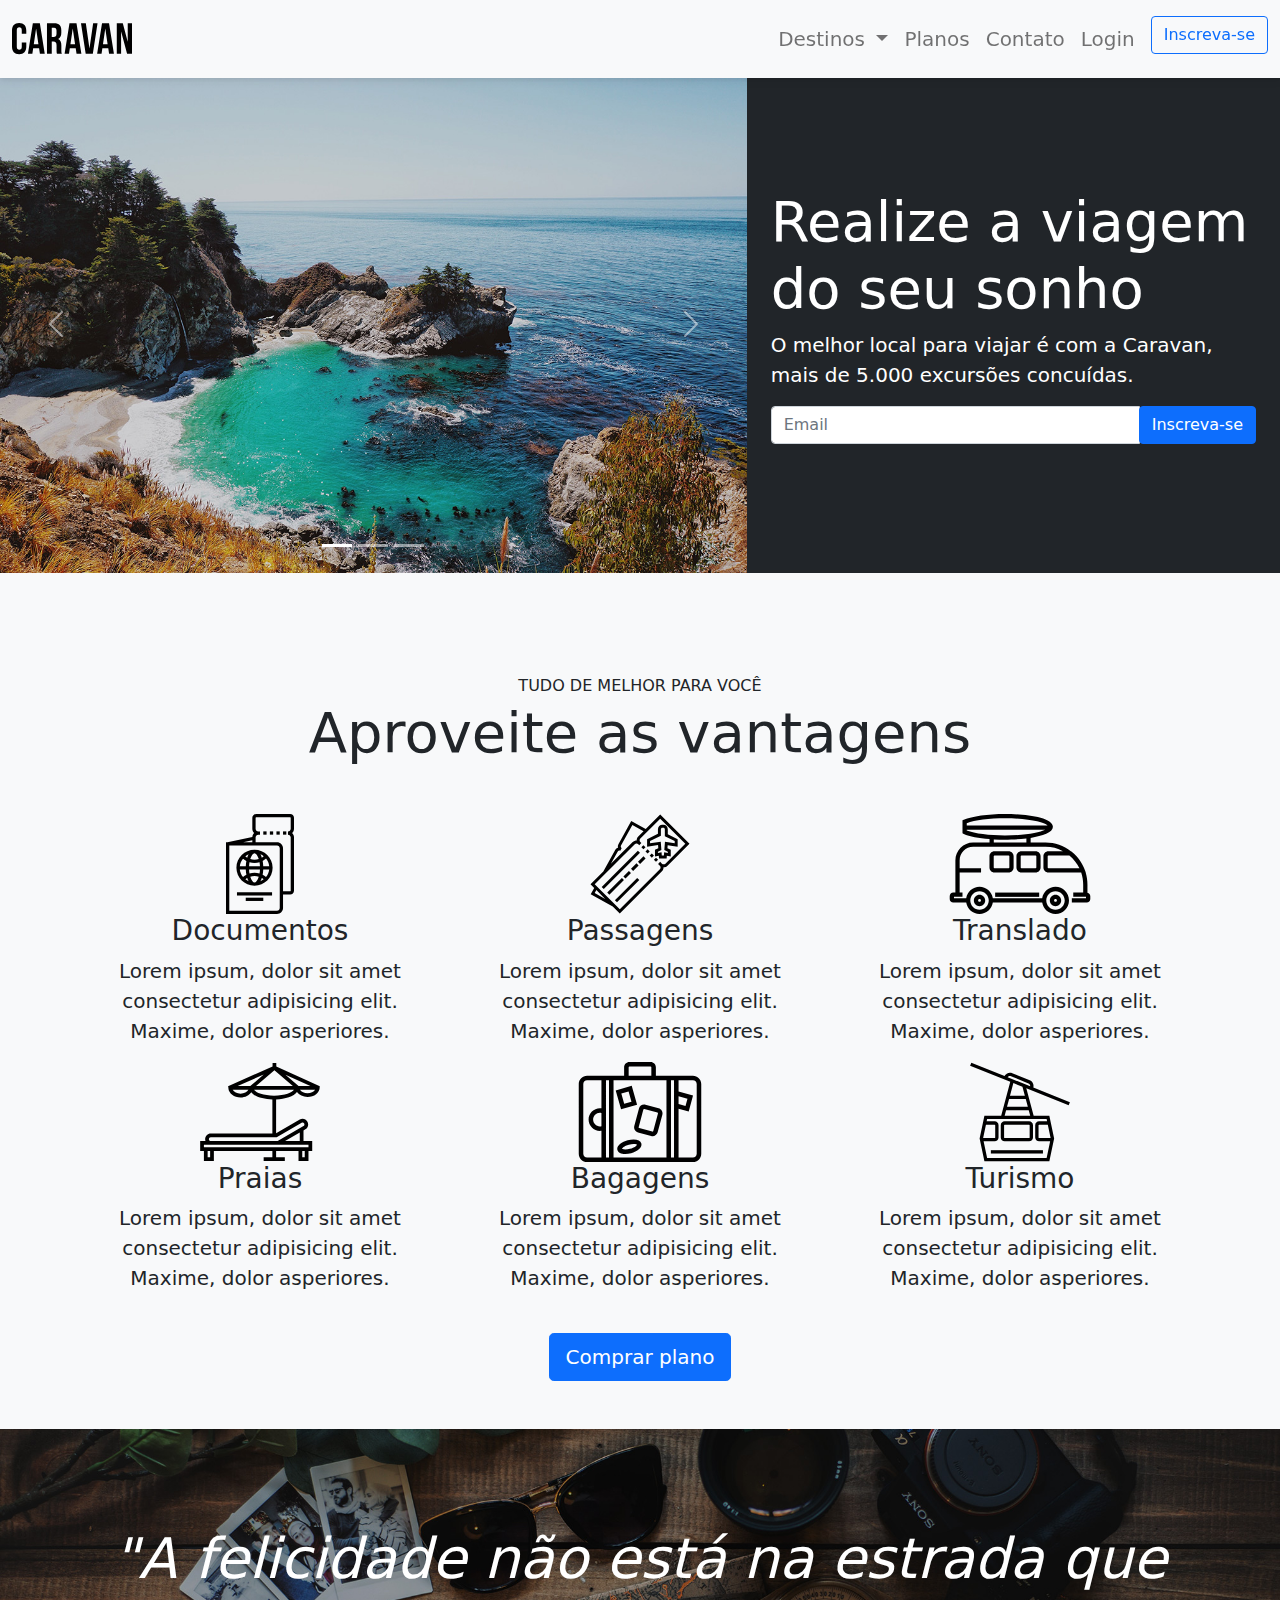
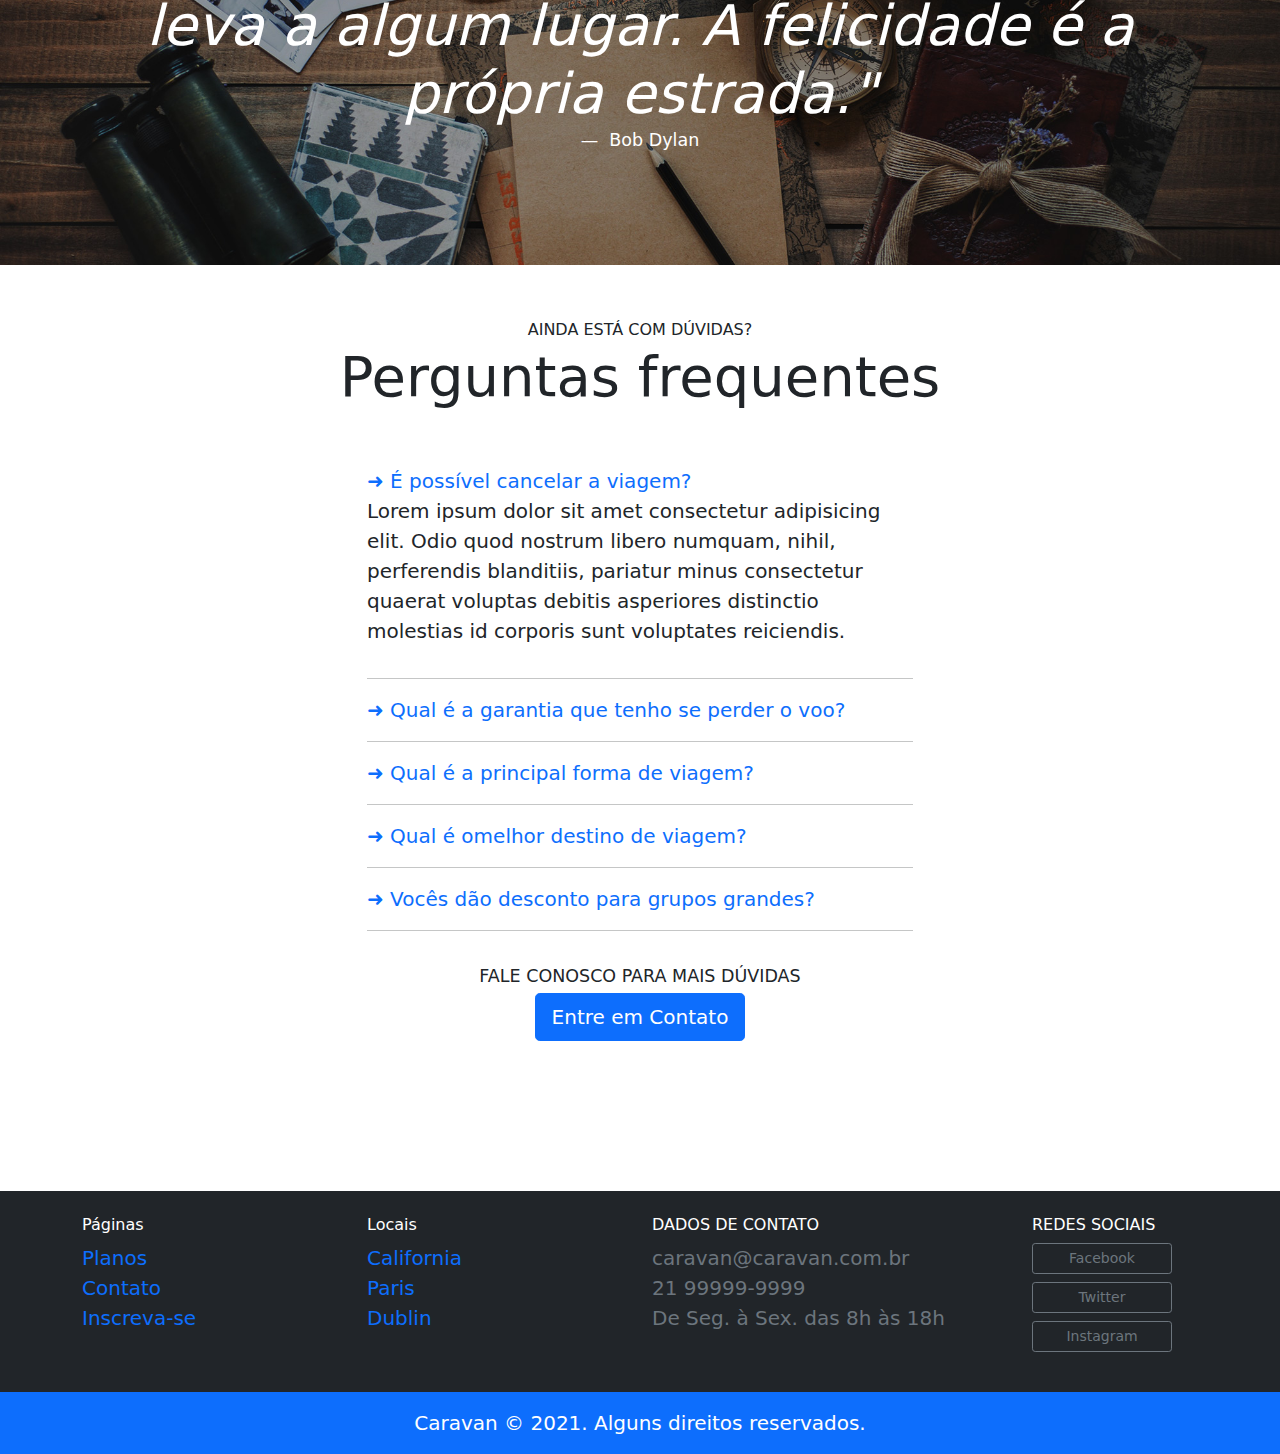
<file: index.html>
<!DOCTYPE html>
<html lang="en">
<head>
  <meta charset="UTF-8">
  <meta http-equiv="X-UA-Compatible" content="IE=edge">
  <meta name="viewport" content="width=device-width, initial-scale=1.0">
  <title>Caravan</title>
  <link rel="stylesheet" href="css/bootstrap.css">
  <!-- <link href="https://cdn.jsdelivr.net/npm/bootstrap@5.1.0/dist/css/bootstrap.min.css" rel="stylesheet" integrity="sha384-KyZXEAg3QhqLMpG8r+8fhAXLRk2vvoC2f3B09zVXn8CA5QIVfZOJ3BCsw2P0p/We" crossorigin="anonymous"> -->
  <link rel="stylesheet" href="css/styles.css">
</head>
<body>

  <!-- Modal -->
  <div class="modal fade" id="modalLogin" tabindex="-1" aria-labelledby="modalLoginLabel" aria-hidden="true">
    <div class="modal-dialog">
      <div class="modal-content">
        <div class="modal-header">
          <h5 class="modal-title" id="modalLoginLabel">Entre na sua conta</h5>
          <button type="button" class="btn-close" data-bs-dismiss="modal" aria-label="Close"></button>
        </div>
        <div class="modal-body">
          <form>
            <div class="mb-3">
              <label for="email" class="col-form-label">Email</label>
              <input type="email" class="form-control" id="email">
            </div>
            <div class="mb-3">
              <label for="password" class="col-form-label">Senha</label>
              <input type="password" class="form-control" id="password"></input>
              <div class="form-text">Esqueceu a senha? <a href="#">Clique aqui.</a></div>
            </div>
            <button type="submit" class="btn btn-primary">Entrar na Conta</button>
          </form>
        </div>
      </div>
    </div>
  </div>
  <!-- Fecha Modal -->
  <nav class="navbar navbar-expand-md navbar-light bg-light fixed-top py-3 box-shadow">
    <div class="container-fluid">
      <a class="navbar-brand" href="index.html">
        <img src="img/caravan.svg" alt="Caravan" />
      </a>
  
      <button class="navbar-toggler" type="button" data-bs-toggle="collapse" data-bs-target="#navbarSupportedContent" aria-controls="navbarSupportedContent" aria-expanded="false" aria-label="Toggle navigation">
        <span class="navbar-toggler-icon"></span>
      </button>
  
      <div class="collapse navbar-collapse" id="navbarSupportedContent">
        <ul class="navbar-nav ms-auto">
          <li class="nav-item dropdown">
            <a class="nav-link dropdown-toggle" href="#" id="navbarDropdown" role="button" data-bs-toggle="dropdown" aria-expanded="false">
              Destinos
            </a>
            <ul class="dropdown-menu" aria-labelledby="navbarDropdown">
              <li><a class="dropdown-item" href="local.html">California</a></li>
              <li><a class="dropdown-item" href="local.html">Paris</a></li>
              <li><a class="dropdown-item" href="local.html">Dublin</a></li>
            </ul>
          </li>
          <li class="nav-item">
            <a class="nav-link" href="planos.html">Planos</a>
          </li>
          <li class="nav-item">
            <a class="nav-link" href="contato.html">Contato</a>
          </li>
          <li class="nav-item">
            <a
              class="nav-link"
              href="#"
              data-bs-toggle="modal" data-bs-target="#modalLogin" data-bs-whatever="@mdo"
            >
              Login
            </a>
          </li>
          <li class="nav-item">
            <a class="btn btn-outline-primary ms-md-2" href="inscricao.html">Inscreva-se</a>
          </li>
        </ul>
      </div>
    </div>
  </nav>
  <section class="container-fluid">
    <div class="row bg-dark text-white">
      <div class="col-lg-7 p-0">
        <div id="carouselExampleIndicators" class="carousel slide" data-bs-ride="carousel">
          <div class="carousel-indicators">
            <button type="button" data-bs-target="#carouselExampleIndicators" data-bs-slide-to="0" class="active" aria-current="true" aria-label="Slide 1"></button>
            <button type="button" data-bs-target="#carouselExampleIndicators" data-bs-slide-to="1" aria-label="Slide 2"></button>
            <button type="button" data-bs-target="#carouselExampleIndicators" data-bs-slide-to="2" aria-label="Slide 3"></button>
          </div>
          <div class="carousel-inner">
            <div class="carousel-item active">
              <img src="img/california.jpg" class="d-block w-100" alt="California">
            </div>
            <div class="carousel-item">
              <img src="img/paris.jpg" class="d-block w-100" alt="Paris">
            </div>
            <div class="carousel-item">
              <img src="img/dublin.jpg" class="d-block w-100" alt="Dublin">
            </div>
          </div>
          <button class="carousel-control-prev" type="button" data-bs-target="#carouselExampleIndicators" data-bs-slide="prev">
            <span class="carousel-control-prev-icon" aria-hidden="true"></span>
            <span class="visually-hidden">Previous</span>
          </button>
          <button class="carousel-control-next" type="button" data-bs-target="#carouselExampleIndicators" data-bs-slide="next">
            <span class="carousel-control-next-icon" aria-hidden="true"></span>
            <span class="visually-hidden">Next</span>
          </button>
        </div>
      </div>
      <!-- <div class="col-lg-7 p-0">
        <div id="carouselExampleIndicators" class="carousel slide" data-ride="carousel">
          <ol class="carousel-indicators">
            <li data-target="#carouselExampleIndicators" data-slide-to="0" class="active"></li>
            <li data-target="#carouselExampleIndicators" data-slide-to="1"></li>
            <li data-target="#carouselExampleIndicators" data-slide-to="2"></li>
          </ol>
          <div class="carousel-inner">
            <div class="carousel-item active">
              <img src="img/california.jpg" class="d-block w-100" alt="...">
              <div class="carousel-caption d-none d-md-block">
                <h3 class="display-5">Califórnia</h3>
              </div>
            </div>
            <div class="carousel-item">
              <img src="img/dublin.jpg" class="d-block w-100" alt="...">
              <div class="carousel-caption d-none d-md-block">
                <h3 class="display-5">Dublin</h3>
              </div>
            </div>
            <div class="carousel-item">
              <img src="img/paris.jpg" class="d-block w-100" alt="...">
              <div class="carousel-caption d-none d-md-block">
                <h3 class="display-5">Paris</h3>
              </div>
            </div>
          </div>
          <a class="carousel-control-prev" href="#carouselExampleIndicators" role="button" data-slide="prev">
            <span class="carousel-control-prev-icon" aria-hidden="true"></span>
            <span class="sr-only">Anterior</span>
          </a>
          <a class="carousel-control-next" href="#carouselExampleIndicators" role="button" data-slide="next">
            <span class="sr-only">Próximo</span>
            <span class="carousel-control-next-icon" aria-hidden="true"></span>
          </a>
        </div>
      </div> -->



      <div class="col-lg-5 p-4 align-self-center">
        <h1 class="display-4">Realize a viagem do seu sonho</h1>
        <p class="lead">O melhor local para viajar é com a Caravan, mais de 5.000 excursões concuídas.</p>
        <form action="">
          <div class="input-group mb-3">
            <input type="text" class="form-control" placeholder="Email" aria-label="Email" aria-describedby="button-addon2">
            <div class="input-group-append">
              <button class="btn btn-primary" type="button" id="button-addon2">Inscreva-se</button>
            </div>
          </div>
        </form>
      </div>
    </div>
  </section>

  <section class="py-5 bg-light text-center">
    <div class="container">
      <div class="my-5">
        <span class="h6">TUDO DE MELHOR PARA VOCÊ</span>
        <h2 class="display-4">Aproveite as vantagens</h2>
      </div>
      <div class="row">
        <div class="col-xl-4 col-md-6">
          <div class="d-flex justify-content-center">
            <img class="icone" src="/img/icones/passaporte.svg" alt="Passaporte">
          </div>
          <h3>Documentos</h3>
          <p>Lorem ipsum, dolor sit amet consectetur adipisicing elit. Maxime, dolor asperiores.</p>
        </div>

        <div class="col-xl-4 col-md-6">
          <div class="d-flex justify-content-center">
            <img class="icone" src="/img/icones/passagens.svg" alt="Passagens">
          </div>
          <h3>Passagens</h3>
          <p>Lorem ipsum, dolor sit amet consectetur adipisicing elit. Maxime, dolor asperiores.</p>
        </div>

        <div class="col-xl-4 col-md-6">
          <div class="d-flex justify-content-center">
            <img class="icone"src="/img/icones/translado.svg" alt="Translado">
          </div>
          <h3>Translado</h3>
          <p>Lorem ipsum, dolor sit amet consectetur adipisicing elit. Maxime, dolor asperiores.</p>
        </div>

        <div class="col-xl-4 col-md-6">
          <div class="d-flex justify-content-center">
            <img class="icone" src="/img/icones/praias.svg" alt="Praias">
          </div>
          <h3>Praias</h3>
          <p>Lorem ipsum, dolor sit amet consectetur adipisicing elit. Maxime, dolor asperiores.</p>
        </div>

        <div class="col-xl-4 col-md-6">
          <div class="d-flex justify-content-center">
            <img class="icone" src="/img/icones/bagagens.svg" alt="Bagagens">
          </div>
          <h3>Bagagens</h3>
          <p>Lorem ipsum, dolor sit amet consectetur adipisicing elit. Maxime, dolor asperiores.</p>
        </div>

        <div class="col-xl-4 col-md-6">
          <div class="d-flex justify-content-center">
            <img class="icone"src="/img/icones/turismo.svg" alt="Turismo">
          </div>
          <h3>Turismo</h3>
          <p>Lorem ipsum, dolor sit amet consectetur adipisicing elit. Maxime, dolor asperiores.</p>
        </div>
      </div>
      <a href="planos.html"class="btn btn-primary btn-lg mt-4">Comprar plano</a>
    </div>
  </section>

  <section id="home-quote" class="p-md-5">
    <blockquote class="blockquote text-center text-white p-md-5 p-3">
      <p class="display-4"><em>
        "A felicidade não está na estrada que leva a algum lugar. A felicidade é a própria estrada."
      </em></p>
      <footer class="blockquote-footer text-white">
        Bob Dylan
      </footer>
    </blockquote>
  </section>

  <section class="container">
    <div class="my-5 text-center">
      <span class="h6">AINDA ESTÁ COM DÚVIDAS?</span>
      <h2 class="display-4">Perguntas frequentes</h2>
    </div>
    
    <div class="row justify-content-center">
      <div class="col-md-6" id="perguntasFrequentes" data-children=".pergunta">
        <div class="pergunta py-2">
          <a class="lead" data-bs-toggle="collapse" href="#pergunta1" aria-controls="pergunta1">➜ É possível cancelar a viagem?</a>
          <div id="pergunta1" class="collapse show" data-parent="#perguntasFrequentes" role="tabpanel" aria-labelledby="pergunta1">
            <p>Lorem ipsum dolor sit amet consectetur adipisicing elit. Odio quod nostrum libero numquam, nihil, perferendis blanditiis, pariatur minus consectetur quaerat voluptas debitis asperiores distinctio molestias id corporis sunt voluptates reiciendis.</p>
          </div>
        </div>

        <hr class="dropdown-divider">
        <div class="pergunta py-2">
          <a class="lead" data-bs-toggle="collapse" href="#pergunta2" aria-controls="pergunta2">➜ Qual é a garantia que tenho se perder o voo?</a>
          <div id="pergunta2" class="collapse" data-parent="#perguntasFrequentes" role="tabpanel" aria-labelledby="pergunta2">
            <p>Lorem ipsum dolor sit amet consectetur adipisicing elit. Odio quod nostrum libero numquam, nihil, perferendis blanditiis, pariatur minus consectetur quaerat voluptas debitis asperiores distinctio molestias id corporis sunt voluptates reiciendis.</p>
          </div>
        </div>

        <hr class="dropdown-divider">
        <div class="pergunta py-2">
          <a class="lead" data-bs-toggle="collapse" href="#pergunta3" aria-controls="pergunta3">➜ Qual é a principal forma de viagem?</a>
          <div id="pergunta3" class="collapse" data-parent="#perguntasFrequentes" role="tabpanel" aria-labelledby="pergunta3">
            <p>Lorem ipsum dolor sit amet consectetur adipisicing elit. Odio quod nostrum libero numquam, nihil, perferendis blanditiis, pariatur minus consectetur quaerat voluptas debitis asperiores distinctio molestias id corporis sunt voluptates reiciendis.</p>
          </div>
        </div>

        <hr class="dropdown-divider">
        <div class="pergunta py-2">
          <a class="lead" data-bs-toggle="collapse" href="#pergunta4" aria-controls="pergunta4">➜ Qual é omelhor destino de viagem?</a>
          <div id="pergunta4" class="collapse" data-parent="#perguntasFrequentes" role="tabpanel" aria-labelledby="pergunta4">
            <p>Lorem ipsum dolor sit amet consectetur adipisicing elit. Odio quod nostrum libero numquam, nihil, perferendis blanditiis, pariatur minus consectetur quaerat voluptas debitis asperiores distinctio molestias id corporis sunt voluptates reiciendis.</p>
          </div>
        </div>

        <hr class="dropdown-divider">
        <div class="pergunta py-2">
          <a class="lead" data-bs-toggle="collapse" href="#pergunta5" aria-controls="pergunta5">➜ Vocês dão desconto para grupos grandes?</a>
          <div id="pergunta5" class="collapse" data-parent="#perguntasFrequentes" role="tabpanel" aria-labelledby="pergunta5">
            <p>Lorem ipsum dolor sit amet consectetur adipisicing elit. Odio quod nostrum libero numquam, nihil, perferendis blanditiis, pariatur minus consectetur quaerat voluptas debitis asperiores distinctio molestias id corporis sunt voluptates reiciendis.</p>
          </div>
        </div>
        <hr class="dropdown-divider">
      </div>
    </div>
    <div class="text-center my-4">
      <p class="small m-1">FALE CONOSCO PARA MAIS DÚVIDAS</p>
      <a class="btn btn-primary btn-lg" href="contato.html">Entre em Contato</a>
    </div>
  </section>

  <footer class="bg-dark text-white mt-5 footer-page">
    <div class="container py-4">
      <div class="row">
        <div class="col-md-3 col-6">
          <h4 class="h6">Páginas</h4>
          <ul class="list-unstyled">
            <li><a href="planos.html">Planos</a></li>
            <li><a href="contato.html">Contato</a></li>
            <li><a href="inscricao.html">Inscreva-se</a></li>
          </ul>
        </div>

        <div class="col-md-3 col-6">
          <h4 class="h6">Locais</h4>
          <ul class="list-unstyled">
            <li><a href="local.html">California</a></li>
            <li><a href="local.html">Paris</a></li>
            <li><a href="local.html">Dublin</a></li>
          </ul>
        </div>

        <div class="col-md-4">
          <h4 class="h6">DADOS DE CONTATO</h4>
          <ul class="list-unstyled text-secondary">
            <li>caravan@caravan.com.br</li>
            <li>21 99999-9999</li>
            <li>De Seg. à Sex. das 8h às 18h</li>
          </ul>
        </div>

        <div class="col-md-2">
          <h4 class="h6">REDES SOCIAIS</h4>
          <ul class="list-unstyled">
            <li><a href="#" class="btn btn-sm btn-outline-secondary d-block mb-2" style="max-width: 140px">Facebook</a></li>
            <li><a href="#" class="btn btn-sm btn-outline-secondary d-block mb-2" style="max-width: 140px">Twitter</a></li>
            <li><a href="#" class="btn btn-sm btn-outline-secondary d-block mb-2" style="max-width: 140px">Instagram</a></li>
          </ul>
        </div>
      </div>
    </div>
    <div class="bg-primary text-center py-3">
      <p class="mb-0">Caravan © 2021. Alguns direitos reservados.</p>
    </div>
  </footer>

  <script src="js/jquery-3.5.1.slim.min.js"></script>
  <script src="js/popper.min.js"></script>
  <script src="js/bootstrap.js"></script>
  <!-- <script src="https://cdn.jsdelivr.net/npm/@popperjs/core@2.9.3/dist/umd/popper.min.js" integrity="sha384-eMNCOe7tC1doHpGoWe/6oMVemdAVTMs2xqW4mwXrXsW0L84Iytr2wi5v2QjrP/xp" crossorigin="anonymous"></script> -->
  <!-- <script src="https://cdn.jsdelivr.net/npm/bootstrap@5.1.0/dist/js/bootstrap.min.js" integrity="sha384-cn7l7gDp0eyniUwwAZgrzD06kc/tftFf19TOAs2zVinnD/C7E91j9yyk5//jjpt/" crossorigin="anonymous"></script> -->
  <script src="js/index.js"></script>
</body>
</html>
</file>
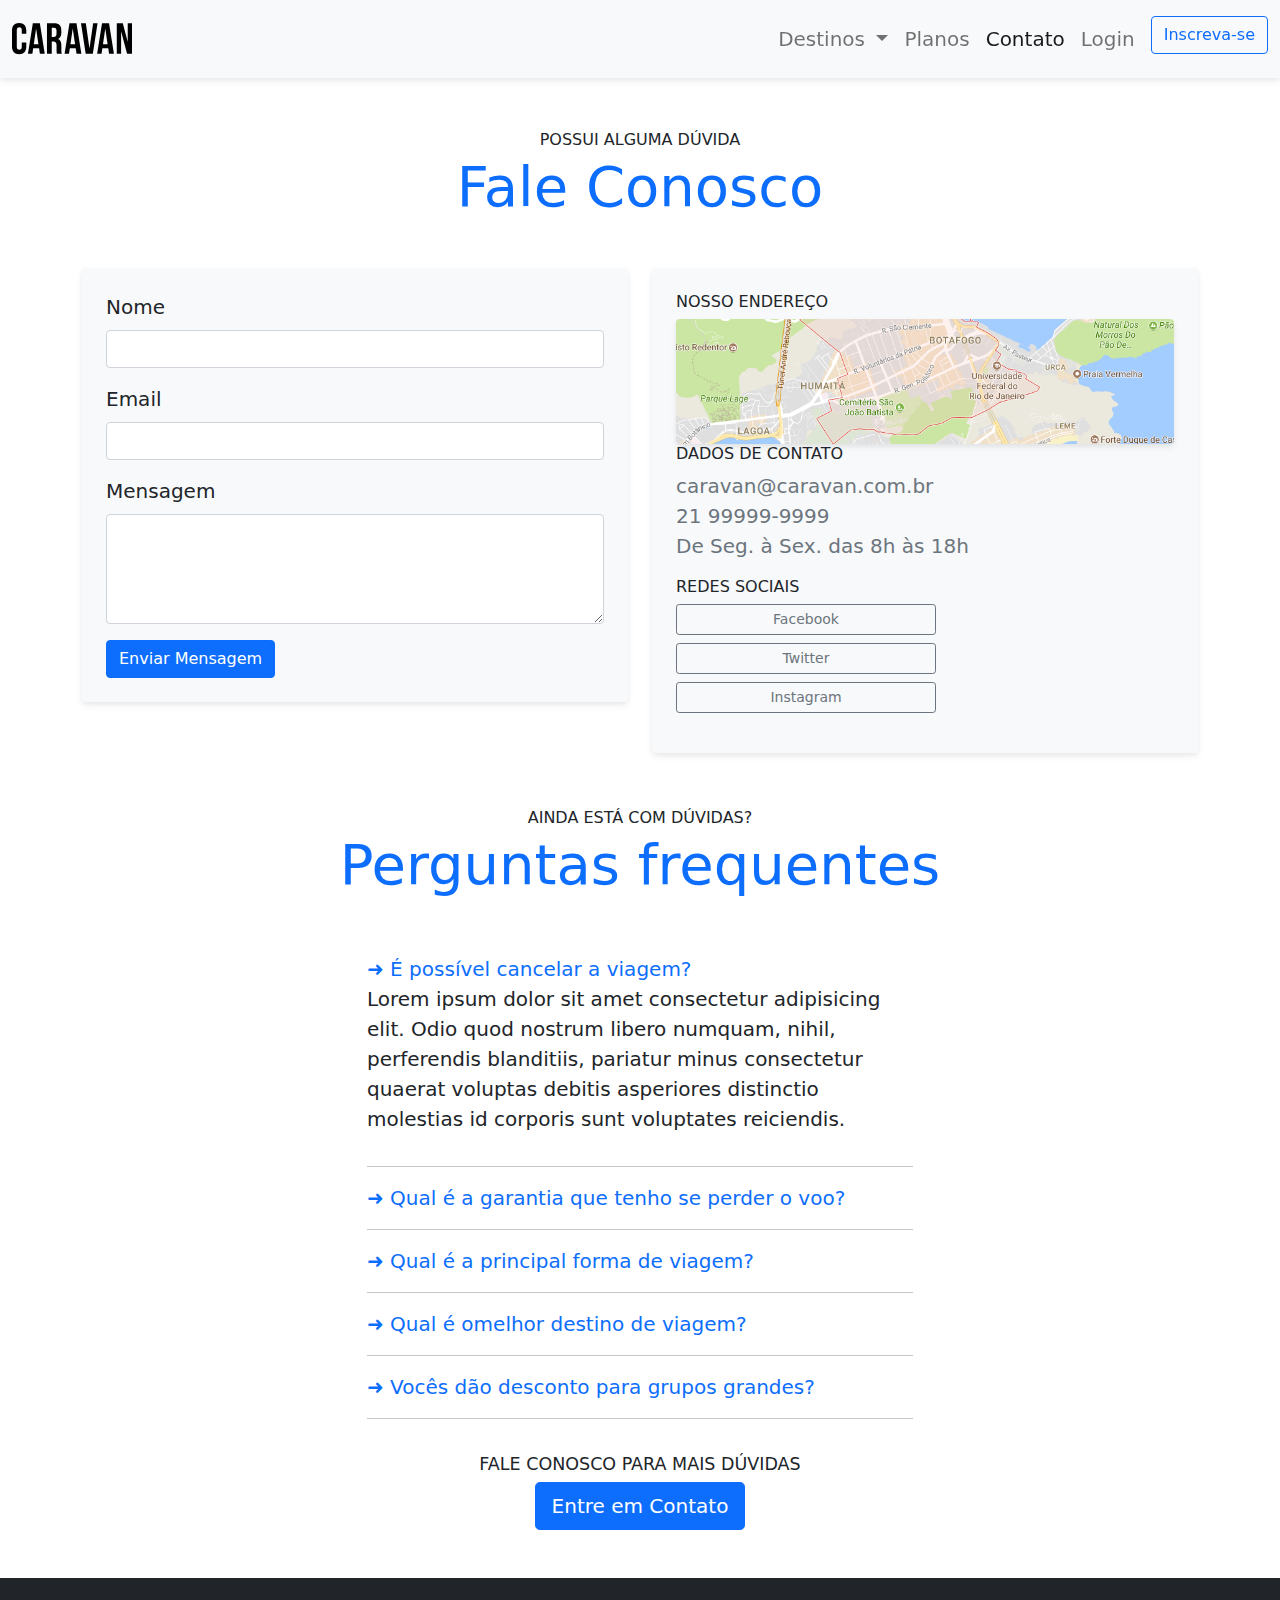
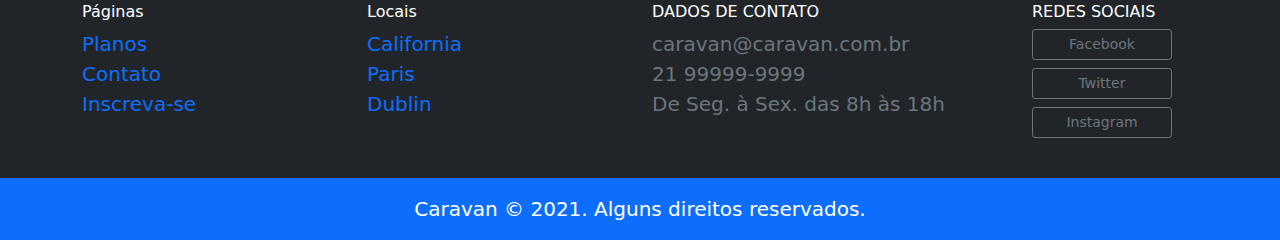
<file: contato.html>
<!DOCTYPE html>
<html lang="en">
<head>
  <meta charset="UTF-8">
  <meta http-equiv="X-UA-Compatible" content="IE=edge">
  <meta name="viewport" content="width=device-width, initial-scale=1.0">
  <title>Caravan - Contato</title>
  <link rel="stylesheet" href="css/bootstrap.css">
  <!-- <link href="https://cdn.jsdelivr.net/npm/bootstrap@5.1.0/dist/css/bootstrap.min.css" rel="stylesheet" integrity="sha384-KyZXEAg3QhqLMpG8r+8fhAXLRk2vvoC2f3B09zVXn8CA5QIVfZOJ3BCsw2P0p/We" crossorigin="anonymous"> -->
  <link rel="stylesheet" href="css/styles.css">
</head>
<body>

  <!-- Modal -->
  <div class="modal fade" id="modalLogin" tabindex="-1" aria-labelledby="modalLoginLabel" aria-hidden="true">
    <div class="modal-dialog">
      <div class="modal-content">
        <div class="modal-header">
          <h5 class="modal-title" id="modalLoginLabel">Entre na sua conta</h5>
          <button type="button" class="btn-close" data-bs-dismiss="modal" aria-label="Close"></button>
        </div>
        <div class="modal-body">
          <form>
            <div class="mb-3">
              <label for="email" class="col-form-label">Email</label>
              <input type="email" class="form-control" id="email">
            </div>
            <div class="mb-3">
              <label for="password" class="col-form-label">Senha</label>
              <input type="password" class="form-control" id="password"></input>
              <div class="form-text">Esqueceu a senha? <a href="#">Clique aqui.</a></div>
            </div>
            <button type="submit" class="btn btn-primary">Entrar na Conta</button>
          </form>
        </div>
      </div>
    </div>
  </div>
  <!-- Fecha Modal -->

  <nav class="navbar navbar-expand-md navbar-light bg-light fixed-top py-3 box-shadow">
    <div class="container-fluid">
      <a class="navbar-brand" href="index.html">
        <img src="img/caravan.svg" alt="Caravan" />
      </a>
  
      <button class="navbar-toggler" type="button" data-bs-toggle="collapse" data-bs-target="#navbarSupportedContent" aria-controls="navbarSupportedContent" aria-expanded="false" aria-label="Toggle navigation">
        <span class="navbar-toggler-icon"></span>
      </button>
  
      <div class="collapse navbar-collapse" id="navbarSupportedContent">
        <ul class="navbar-nav ms-auto">
          <li class="nav-item dropdown">
            <a class="nav-link dropdown-toggle" href="#" id="navbarDropdown" role="button" data-bs-toggle="dropdown" aria-expanded="false">
              Destinos
            </a>
            <ul class="dropdown-menu" aria-labelledby="navbarDropdown">
              <li><a class="dropdown-item" href="local.html">California</a></li>
              <li><a class="dropdown-item" href="local.html">Paris</a></li>
              <li><a class="dropdown-item" href="local.html">Dublin</a></li>
            </ul>
          </li>
          <li class="nav-item">
            <a class="nav-link" href="planos.html">Planos</a>
          </li>
          <li class="nav-item">
            <a class="nav-link active" href="contato.html">Contato</a>
          </li>
          <li class="nav-item">
            <a
              class="nav-link"
              href="#"
              data-bs-toggle="modal" data-bs-target="#modalLogin" data-bs-whatever="@mdo"
            >
              Login
            </a>
          </li>
          <li class="nav-item">
            <a class="btn btn-outline-primary ms-md-2" href="inscricao.html">Inscreva-se</a>
          </li>
        </ul>
      </div>
    </div>
  </nav>

  <section class="container">
    <div class="my-5 text-center">
      <span class="h6">POSSUI ALGUMA DÚVIDA</span>
      <h1 class="display-4 text-primary">Fale Conosco</h1>
    </div>
    <div class="row align-items-stretch">
      <div class="col-lg mb-5">
        <form class="bg-light rounded p-4 box-shadow">
          <div class="mb-3">
            <label for="clienteNome" class="form-label">Nome</label>
            <input type="text" class="form-control" id="clienteNome" aria-describedby="emailHelp">
          </div>
          <div class="mb-3">
            <label for="clienteEmail" class="form-label">Email</label>
            <input type="email" class="form-control" id="clienteEmail" aria-describedby="emailHelp">
          </div>
          <div class="mb-3">
            <label for="clienteMensagem" class="form-label">Mensagem</label>
            <textarea class="form-control" id="clienteMensagem" rows="4"></textarea>
          </div>
          <button type="submit" class="btn btn-primary">Enviar Mensagem</button>
        </form>
      </div>
      <div class="col-lg">
        <div class="bg-light rounded p-4 box-shadow">
          <h2 class="h6">NOSSO ENDEREÇO</h2>
          <a href="#">
            <img src="/img/mapa.png"class="img-fluid box-shadow rounded" alt="Endereço Caravan" />
          </a>
          
          <h2 class="h6">DADOS DE CONTATO</h2>
          <ul class="list-unstyled text-secondary">
            <li>caravan@caravan.com.br</li>
            <li>21 99999-9999</li>
            <li>De Seg. à Sex. das 8h às 18h</li>
          </ul>
  
          <h2 class="h6">REDES SOCIAIS</h2>
            <ul class="list-unstyled" style="max-width: 260px">
              <li><a href="#" class="btn btn-sm btn-outline-secondary d-block mb-2">Facebook</a></li>
              <li><a href="#" class="btn btn-sm btn-outline-secondary d-block mb-2">Twitter</a></li>
              <li><a href="#" class="btn btn-sm btn-outline-secondary d-block mb-2">Instagram</a></li>
            </ul>
        </div>
        </div>
    </div>
  </section>

  <section class="container">
    <div class="my-5 text-center">
      <span class="h6">AINDA ESTÁ COM DÚVIDAS?</span>
      <h2 class="display-4 text-primary">Perguntas frequentes</h2>
    </div>
    
    <div class="row justify-content-center">
      <div class="col-md-6" id="perguntasFrequentes" data-children=".pergunta">
        <div class="pergunta py-2">
          <a class="lead" data-bs-toggle="collapse" href="#pergunta1" aria-controls="pergunta1">➜ É possível cancelar a viagem?</a>
          <div id="pergunta1" class="collapse show" data-parent="#perguntasFrequentes" role="tabpanel" aria-labelledby="pergunta1">
            <p>Lorem ipsum dolor sit amet consectetur adipisicing elit. Odio quod nostrum libero numquam, nihil, perferendis blanditiis, pariatur minus consectetur quaerat voluptas debitis asperiores distinctio molestias id corporis sunt voluptates reiciendis.</p>
          </div>
        </div>

        <hr class="dropdown-divider">
        <div class="pergunta py-2">
          <a class="lead" data-bs-toggle="collapse" href="#pergunta2" aria-controls="pergunta2">➜ Qual é a garantia que tenho se perder o voo?</a>
          <div id="pergunta2" class="collapse" data-parent="#perguntasFrequentes" role="tabpanel" aria-labelledby="pergunta2">
            <p>Lorem ipsum dolor sit amet consectetur adipisicing elit. Odio quod nostrum libero numquam, nihil, perferendis blanditiis, pariatur minus consectetur quaerat voluptas debitis asperiores distinctio molestias id corporis sunt voluptates reiciendis.</p>
          </div>
        </div>

        <hr class="dropdown-divider">
        <div class="pergunta py-2">
          <a class="lead" data-bs-toggle="collapse" href="#pergunta3" aria-controls="pergunta3">➜ Qual é a principal forma de viagem?</a>
          <div id="pergunta3" class="collapse" data-parent="#perguntasFrequentes" role="tabpanel" aria-labelledby="pergunta3">
            <p>Lorem ipsum dolor sit amet consectetur adipisicing elit. Odio quod nostrum libero numquam, nihil, perferendis blanditiis, pariatur minus consectetur quaerat voluptas debitis asperiores distinctio molestias id corporis sunt voluptates reiciendis.</p>
          </div>
        </div>

        <hr class="dropdown-divider">
        <div class="pergunta py-2">
          <a class="lead" data-bs-toggle="collapse" href="#pergunta4" aria-controls="pergunta4">➜ Qual é omelhor destino de viagem?</a>
          <div id="pergunta4" class="collapse" data-parent="#perguntasFrequentes" role="tabpanel" aria-labelledby="pergunta4">
            <p>Lorem ipsum dolor sit amet consectetur adipisicing elit. Odio quod nostrum libero numquam, nihil, perferendis blanditiis, pariatur minus consectetur quaerat voluptas debitis asperiores distinctio molestias id corporis sunt voluptates reiciendis.</p>
          </div>
        </div>

        <hr class="dropdown-divider">
        <div class="pergunta py-2">
          <a class="lead" data-bs-toggle="collapse" href="#pergunta5" aria-controls="pergunta5">➜ Vocês dão desconto para grupos grandes?</a>
          <div id="pergunta5" class="collapse" data-parent="#perguntasFrequentes" role="tabpanel" aria-labelledby="pergunta5">
            <p>Lorem ipsum dolor sit amet consectetur adipisicing elit. Odio quod nostrum libero numquam, nihil, perferendis blanditiis, pariatur minus consectetur quaerat voluptas debitis asperiores distinctio molestias id corporis sunt voluptates reiciendis.</p>
          </div>
        </div>
        <hr class="dropdown-divider">
      </div>
    </div>
    <div class="text-center my-4">
      <p class="small m-1">FALE CONOSCO PARA MAIS DÚVIDAS</p>
      <a class="btn btn-primary btn-lg" href="contato.html">Entre em Contato</a>
    </div>
  </section>

  <footer class="bg-dark text-white mt-5">
    <div class="container py-4">
      <div class="row">
        <div class="col-md-3 col-6">
          <h4 class="h6">Páginas</h4>
          <ul class="list-unstyled">
            <li><a href="planos.html">Planos</a></li>
            <li><a href="contato.html">Contato</a></li>
            <li><a href="inscricao.html">Inscreva-se</a></li>
          </ul>
        </div>

        <div class="col-md-3 col-6">
          <h4 class="h6">Locais</h4>
          <ul class="list-unstyled">
            <li><a href="local.html">California</a></li>
            <li><a href="local.html">Paris</a></li>
            <li><a href="local.html">Dublin</a></li>
          </ul>
        </div>

        <div class="col-md-4">
          <h4 class="h6">DADOS DE CONTATO</h4>
          <ul class="list-unstyled text-secondary">
            <li>caravan@caravan.com.br</li>
            <li>21 99999-9999</li>
            <li>De Seg. à Sex. das 8h às 18h</li>
          </ul>
        </div>

        <div class="col-md-2">
          <h4 class="h6">REDES SOCIAIS</h4>
          <ul class="list-unstyled">
            <li><a href="#" class="btn btn-sm btn-outline-secondary d-block mb-2" style="max-width: 140px">Facebook</a></li>
            <li><a href="#" class="btn btn-sm btn-outline-secondary d-block mb-2" style="max-width: 140px">Twitter</a></li>
            <li><a href="#" class="btn btn-sm btn-outline-secondary d-block mb-2" style="max-width: 140px">Instagram</a></li>
          </ul>
        </div>
      </div>
    </div>
    <div class="bg-primary text-center py-3">
      <p class="mb-0">Caravan © 2021. Alguns direitos reservados.</p>
    </div>
  </footer>

  <script src="js/jquery-3.5.1.slim.min.js"></script>
  <script src="js/popper.min.js"></script>
  <script src="js/bootstrap.js"></script>
</body>
</html>
</file>
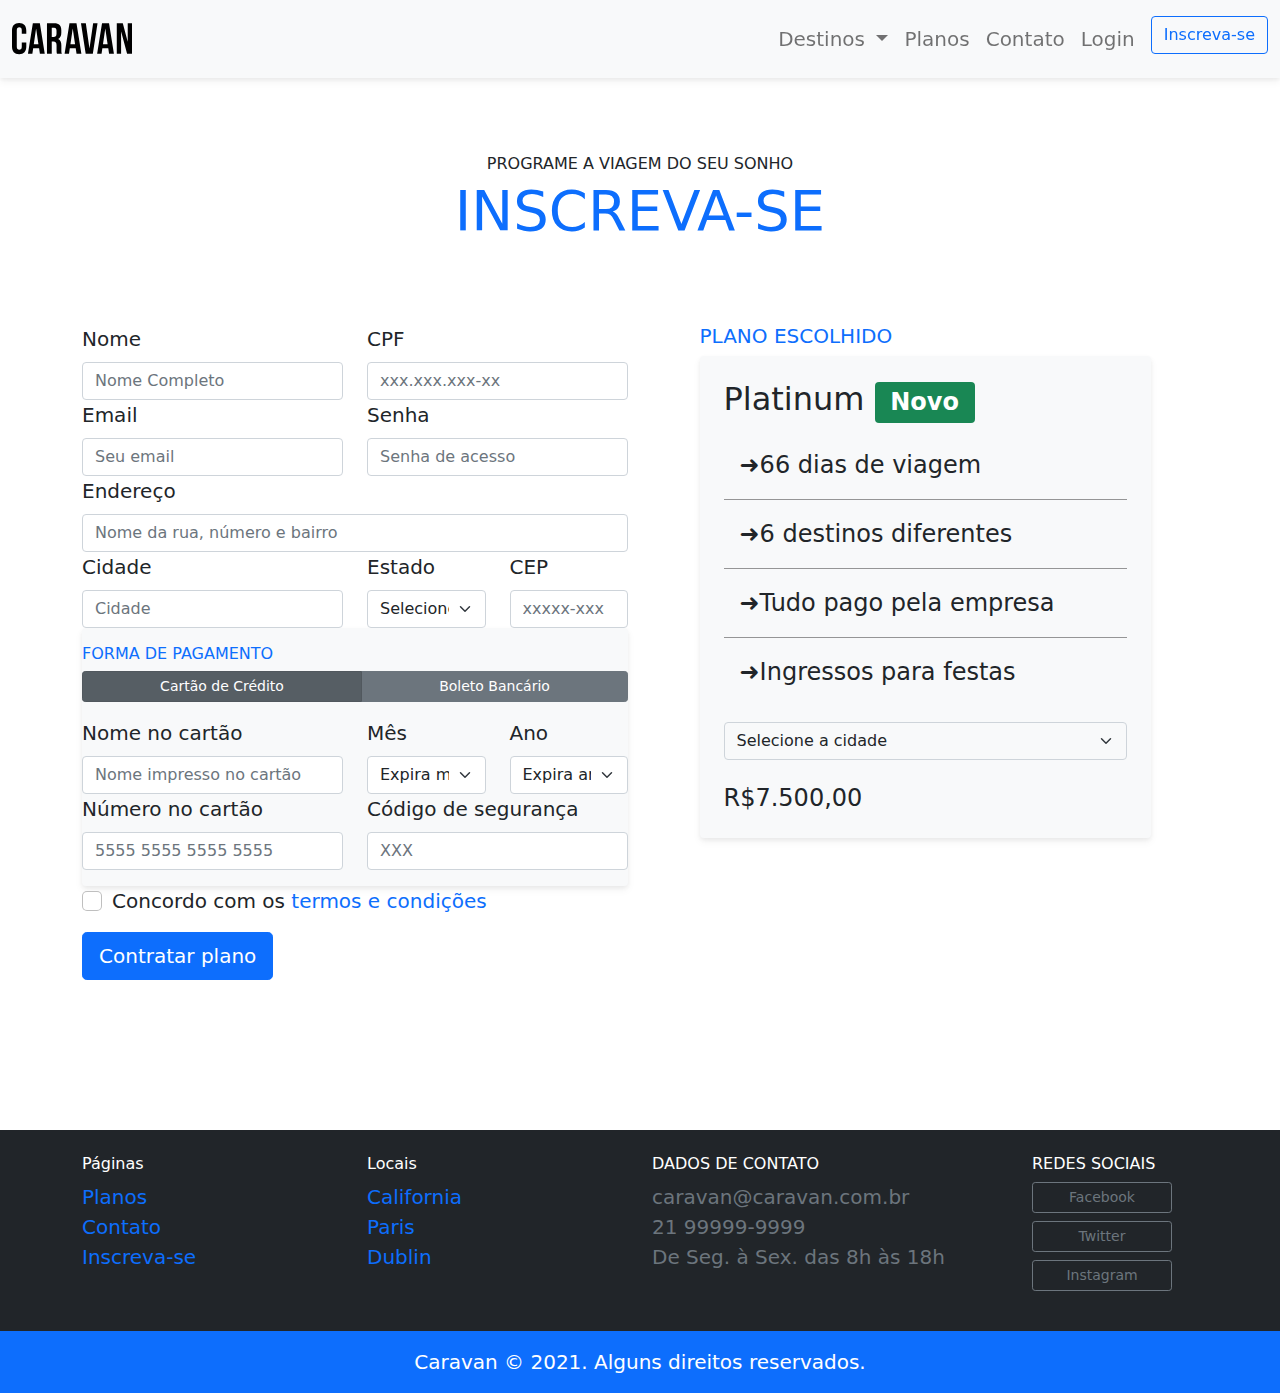
<file: inscricao.html>
<!DOCTYPE html>
<html lang="en">
<head>
  <meta charset="UTF-8">
  <meta http-equiv="X-UA-Compatible" content="IE=edge">
  <meta name="viewport" content="width=device-width, initial-scale=1.0">
  <title>Caravan - Inscrição</title>
  <link rel="stylesheet" href="css/bootstrap.css">
  <!-- <link href="https://cdn.jsdelivr.net/npm/bootstrap@5.1.0/dist/css/bootstrap.min.css" rel="stylesheet" integrity="sha384-KyZXEAg3QhqLMpG8r+8fhAXLRk2vvoC2f3B09zVXn8CA5QIVfZOJ3BCsw2P0p/We" crossorigin="anonymous"> -->
  <link rel="stylesheet" href="css/styles.css">
</head>
<body>

  <!-- Modal -->
  <div class="modal fade" id="modalLogin" tabindex="-1" aria-labelledby="modalLoginLabel" aria-hidden="true">
    <div class="modal-dialog">
      <div class="modal-content">
        <div class="modal-header">
          <h5 class="modal-title" id="modalLoginLabel">Entre na sua conta</h5>
          <button type="button" class="btn-close" data-bs-dismiss="modal" aria-label="Close"></button>
        </div>
        <div class="modal-body">
          <form>
            <div class="mb-3">
              <label for="email" class="col-form-label">Email</label>
              <input type="email" class="form-control" id="email">
            </div>
            <div class="mb-3">
              <label for="password" class="col-form-label">Senha</label>
              <input type="password" class="form-control" id="password"></input>
              <div class="form-text">Esqueceu a senha? <a href="#">Clique aqui.</a></div>
            </div>
            <button type="submit" class="btn btn-primary">Entrar na Conta</button>
          </form>
        </div>
      </div>
    </div>
  </div>
  <!-- Fecha Modal -->

  <nav class="navbar navbar-expand-md navbar-light bg-light fixed-top py-3 box-shadow">
    <div class="container-fluid">
      <a class="navbar-brand" href="index.html">
        <img src="img/caravan.svg" alt="Caravan" />
      </a>
  
      <button class="navbar-toggler" type="button" data-bs-toggle="collapse" data-bs-target="#navbarSupportedContent" aria-controls="navbarSupportedContent" aria-expanded="false" aria-label="Toggle navigation">
        <span class="navbar-toggler-icon"></span>
      </button>
  
      <div class="collapse navbar-collapse" id="navbarSupportedContent">
        <ul class="navbar-nav ms-auto">
          <li class="nav-item dropdown">
            <a class="nav-link dropdown-toggle" href="#" id="navbarDropdown" role="button" data-bs-toggle="dropdown" aria-expanded="false">
              Destinos
            </a>
            <ul class="dropdown-menu" aria-labelledby="navbarDropdown">
              <li><a class="dropdown-item" href="local.html">California</a></li>
              <li><a class="dropdown-item" href="local.html">Paris</a></li>
              <li><a class="dropdown-item" href="local.html">Dublin</a></li>
            </ul>
          </li>
          <li class="nav-item">
            <a class="nav-link" href="planos.html">Planos</a>
          </li>
          <li class="nav-item">
            <a class="nav-link" href="contato.html">Contato</a>
          </li>
          <li class="nav-item">
            <a
              class="nav-link"
              href="#"
              data-bs-toggle="modal" data-bs-target="#modalLogin" data-bs-whatever="@mdo"
            >
              Login
            </a>
          </li>
          <li class="nav-item">
            <a class="btn btn-outline-primary ms-md-2" href="inscricao.html">Inscreva-se</a>
          </li>
        </ul>
      </div>
    </div>
  </nav>

  <section class="container">
    <div class="my-5 py-4 text-center">
      <span class="h6">PROGRAME A VIAGEM DO SEU SONHO</span>
      <h1 class="display-4 text-primary">INSCREVA-SE</h1>
    </div>

    <div class="row">
      <form class="col-lg-6">

        <div class="row">
          <div class="col-md">
            <label for="inputNome" class="form-label">Nome</label>
            <input type="text" class="form-control" id="inputNome" placeholder="Nome Completo">
          </div>
          <div class="col-md">
            <label for="inputCPF" class="form-label">CPF</label>
            <input type="text" class="form-control" id="inputCPF" placeholder="xxx.xxx.xxx-xx">
          </div>
        </div>

        <div class="row">
          <div class="col-md">
            <label for="inputEmail" class="form-label">Email</label>
            <input type="email" class="form-control" id="inputEmail" placeholder="Seu email">
          </div>
          <div class="col-md">
            <label for="inputSenha" class="form-label">Senha</label>
            <input type="password" class="form-control" id="inputSenha" placeholder="Senha de acesso">
          </div>
        </div>

        <div class="col-12">
          <label for="inputEndereco" class="form-label">Endereço</label>
          <input type="text" class="form-control" id="inputEndereco" placeholder="Nome da rua, número e bairro">
        </div>

        <div class="row">
          <div class="col-md-6">
            <label for="inputCidade" class="form-label">Cidade</label>
            <input type="text" class="form-control" id="inputCidade" placeholder="Cidade">
          </div>
          <div class="col-md-3 col-6">
            <label for="inputEstado" class="form-label">Estado</label>
            <select id="inputEstado" class="form-select">
              <option selected>Selecione o estado</option>
              <option>Rio de Janeiro</option>
              <option>São Paulo</option>
              <option>Minas Gerais</option>
              <option>Ceará</option>
              <option>Bahia</option>
              <option>...</option>
            </select>
          </div>
          <div class="col-md-3 col-6">
            <label for="inputCEP" class="form-label">CEP</label>
            <input type="password" class="form-control" id="inputCEP" placeholder="xxxxx-xxx">
          </div>
        </div>

        <div class="bg-light rounded box-shadow py-3">
          <h2 class="h6 text-primary">FORMA DE PAGAMENTO</h2>
          <nav class="nav btn-group mb-3" id="formaPagamento" role="tablist">
            <button
              type="button"
              class="btn btn-secondary active btn-sm"
              id="cartao-tab"
              data-bs-toggle="tab"
              data-bs-target="#cartao"
              type="button"
              role="tab"
              aria-controls="cartao"
              aria-selected="true"
            >
              Cartão de Crédito
            </button>
            <button
              type="button"
              class="btn btn-secondary btn-sm"
              id="boleto-tab"
              data-bs-toggle="tab"
              data-bs-target="#boleto"
              type="button"
              role="tab"
              aria-controls="boleto"
              aria-selected="false"
            >
              Boleto Bancário
            </button>
          </nav>
          <div class="tab-content" id="myTabContent">
            <div class="tab-pane fade show active" id="cartao" role="tabpanel" aria-labelledby="cartao-tab">
              <div class="row">
                <div class="col-md-6">
                  <label for="inputCartao" class="form-label">Nome no cartão</label>
                  <input type="text" class="form-control" id="inputCartao" placeholder="Nome impresso no cartão">
                </div>
                <div class="col-md-3 col-6">
                  <label for="inputMes" class="form-label">Mês</label>
                  <select id="inputMes" class="form-select">
                    <option selected>Expira mês ...</option>
                    <option>01</option>
                    <option>02</option>
                    <option>03</option>
                    <option>04</option>
                    <option>05</option>
                    <option>06</option>
                    <option>07</option>
                    <option>08</option>
                    <option>09</option>
                    <option>10</option>
                    <option>11</option>
                    <option>12</option>
                  </select>
                </div>
                <div class="col-md-3 col-6">
                  <label for="inputAno" class="form-label">Ano</label>
                  <select id="inputAno" class="form-select">
                    <option selected>Expira ano ...</option>
                    <option>21</option>
                    <option>22</option>
                    <option>23</option>
                    <option>24</option>
                    <option>25</option>
                    <option>26</option>
                    <option>27</option>
                    <option>28</option>
                    <option>29</option>
                    <option>30</option>
                  </select>
                </div>
              </div>
              <div class="row">
                <div class="col-md-6">
                  <label for="inputNumeroCartao" class="form-label">Número no cartão</label>
                  <input type="text" class="form-control" id="inputNumeroCartao" placeholder="5555 5555 5555 5555">
                </div>
                <div class="col-md-6">
                  <label for="inputCodigoCartao" class="form-label">Código de segurança</label>
                  <input type="number" class="form-control" id="inputCodigoCartao" max="999" placeholder="XXX">
                </div>
              </div>
            </div>
            <div class="tab-pane fade" id="boleto" role="tabpanel" aria-labelledby="boleto-tab">
              <p class="lead">Clique em contratar plano que enviaremos um boleto para o seu e-mail.</p>
            </div>
          </div>
        </div>
        <div class="mb-3 form-check">
          <input type="checkbox" class="form-check-input" id="exampleCheck1">
          <label class="form-check-label" for="exampleCheck1">Concordo com os <a href="#">termos e condições</a></label>
        </div>
        <button type="submit" class="btn btn-primary btn-lg">Contratar plano</button>
      </form>
      <div class="col-lg-5 mx-auto mb-5 order-first order-lg-1">
        <h2 class="h5 text-primary">PLANO ESCOLHIDO</h2>
        <div class="bg-light rounded p-4 box-shadow">
          <h2>Platinum <span class="badge bg-success">Novo</span></h2>
          <ul class="lista-plano list-unstyled">
            <li>➜66 dias de viagem</li>
            <li>➜6 destinos diferentes</li>
            <li>➜Tudo pago pela empresa</li>
            <li>➜Ingressos para festas</li>
          </ul>
          <form>
            <select class="form-select bg-light" aria-label="Default select example">
              <option selected>Selecione a cidade</option>
              <option value="1">California</option>
              <option value="2">Dublin</option>
              <option value="3">Paris</option>
            </select>
          </form>
          <div class="row mt-4">
            <div class="col">
              <span class="h4">R$7.500,00</span>
            </div>
          </div>
        </div>
      </div>
    </div>
  </section>

  <footer class="bg-dark text-white mt-5 footer-page">
    <div class="container py-4">
      <div class="row">
        <div class="col-md-3 col-6">
          <h4 class="h6">Páginas</h4>
          <ul class="list-unstyled">
            <li><a href="planos.html">Planos</a></li>
            <li><a href="contato.html">Contato</a></li>
            <li><a href="inscricao.html">Inscreva-se</a></li>
          </ul>
        </div>

        <div class="col-md-3 col-6">
          <h4 class="h6">Locais</h4>
          <ul class="list-unstyled">
            <li><a href="local.html">California</a></li>
            <li><a href="local.html">Paris</a></li>
            <li><a href="local.html">Dublin</a></li>
          </ul>
        </div>

        <div class="col-md-4">
          <h4 class="h6">DADOS DE CONTATO</h4>
          <ul class="list-unstyled text-secondary">
            <li>caravan@caravan.com.br</li>
            <li>21 99999-9999</li>
            <li>De Seg. à Sex. das 8h às 18h</li>
          </ul>
        </div>

        <div class="col-md-2">
          <h4 class="h6">REDES SOCIAIS</h4>
          <ul class="list-unstyled">
            <li><a href="#" class="btn btn-sm btn-outline-secondary d-block mb-2" style="max-width: 140px">Facebook</a></li>
            <li><a href="#" class="btn btn-sm btn-outline-secondary d-block mb-2" style="max-width: 140px">Twitter</a></li>
            <li><a href="#" class="btn btn-sm btn-outline-secondary d-block mb-2" style="max-width: 140px">Instagram</a></li>
          </ul>
        </div>
      </div>
    </div>
    <div class="bg-primary text-center py-3">
      <p class="mb-0">Caravan © 2021. Alguns direitos reservados.</p>
    </div>
  </footer>

  <script src="js/jquery-3.5.1.slim.min.js"></script>
  <script src="js/popper.min.js"></script>
  <script src="js/bootstrap.js"></script>
</body>
</html>
</file>
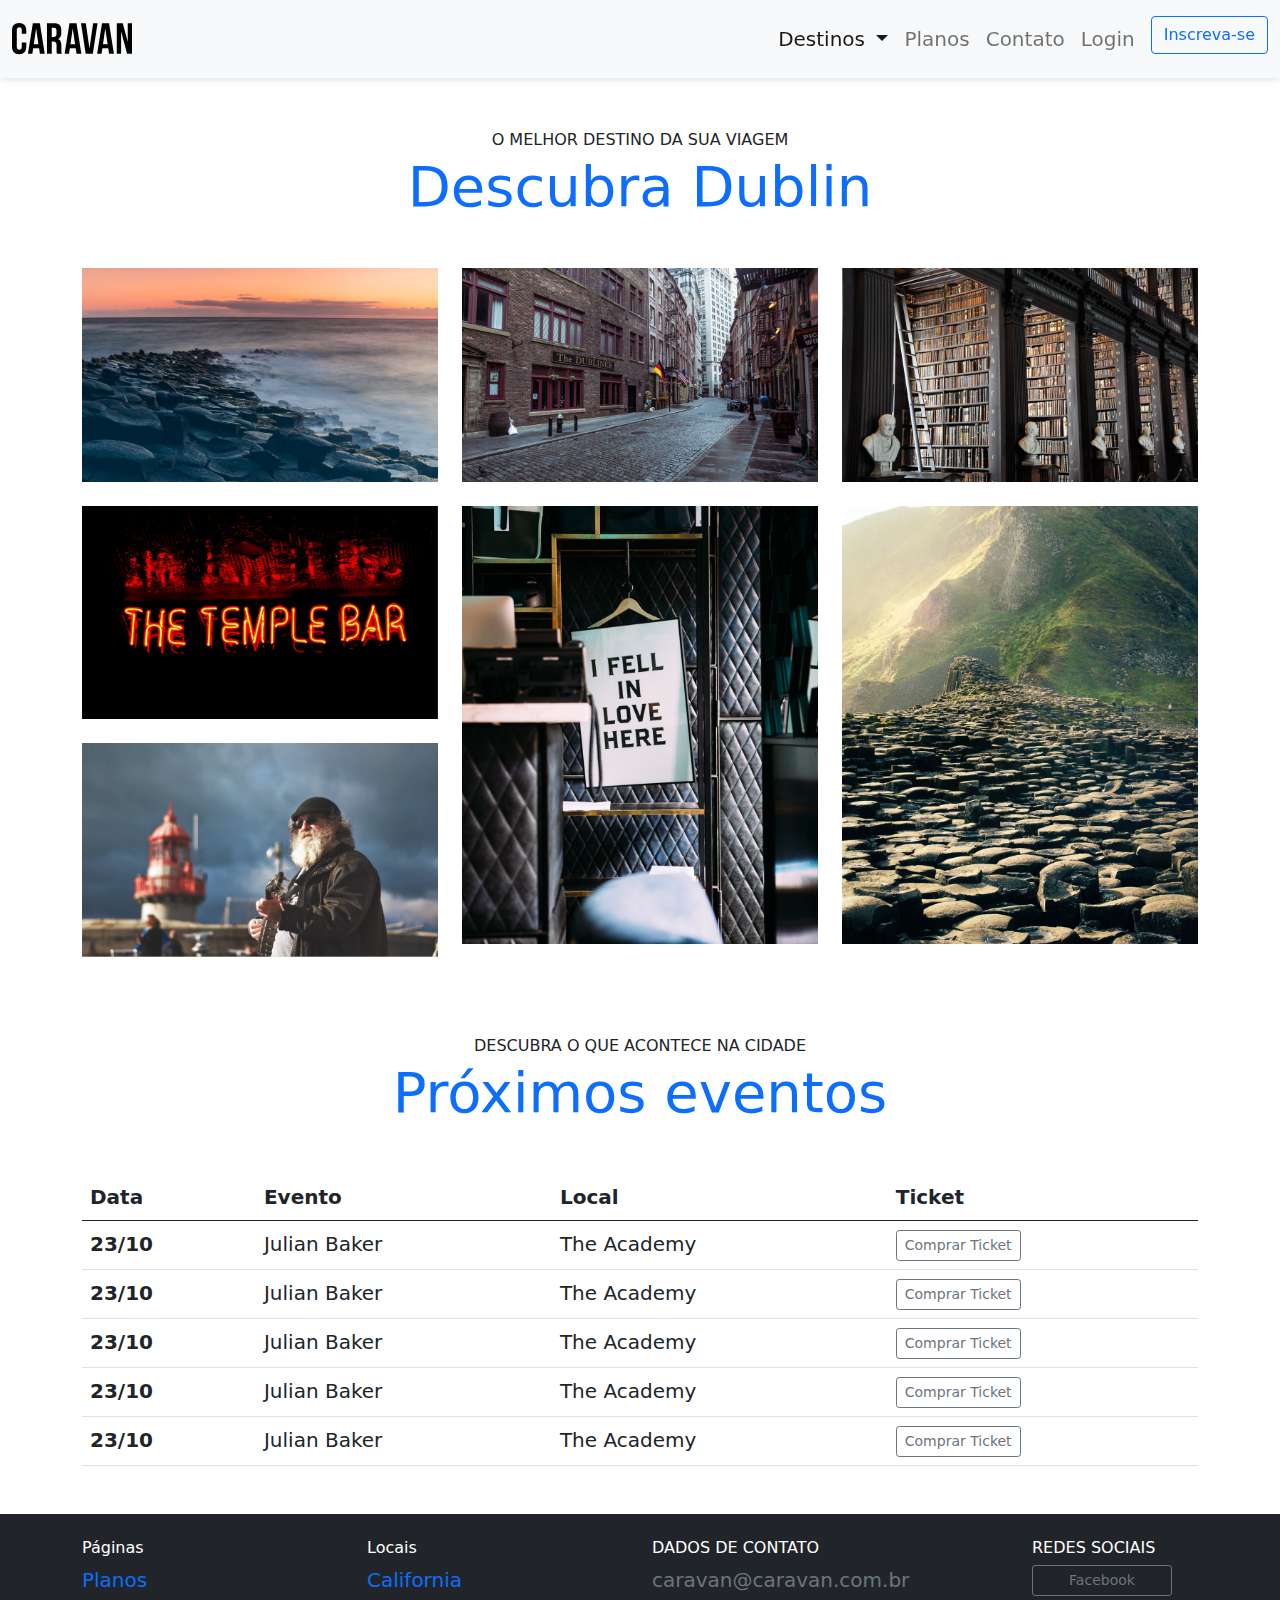
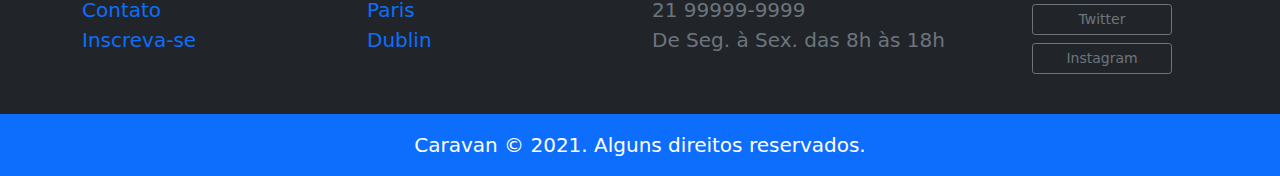
<file: local.html>
<!DOCTYPE html>
<html lang="en">
<head>
  <meta charset="UTF-8">
  <meta http-equiv="X-UA-Compatible" content="IE=edge">
  <meta name="viewport" content="width=device-width, initial-scale=1.0">
  <title>Caravan - Local</title>
  <link rel="stylesheet" href="css/bootstrap.css">
  <!-- <link href="https://cdn.jsdelivr.net/npm/bootstrap@5.1.0/dist/css/bootstrap.min.css" rel="stylesheet" integrity="sha384-KyZXEAg3QhqLMpG8r+8fhAXLRk2vvoC2f3B09zVXn8CA5QIVfZOJ3BCsw2P0p/We" crossorigin="anonymous"> -->
  <link rel="stylesheet" href="css/styles.css">
</head>
<body>

  <!-- Modal -->
  <div class="modal fade" id="modalLogin" tabindex="-1" aria-labelledby="modalLoginLabel" aria-hidden="true">
    <div class="modal-dialog">
      <div class="modal-content">
        <div class="modal-header">
          <h5 class="modal-title" id="modalLoginLabel">Entre na sua conta</h5>
          <button type="button" class="btn-close" data-bs-dismiss="modal" aria-label="Close"></button>
        </div>
        <div class="modal-body">
          <form>
            <div class="mb-3">
              <label for="email" class="col-form-label">Email</label>
              <input type="email" class="form-control" id="email">
            </div>
            <div class="mb-3">
              <label for="password" class="col-form-label">Senha</label>
              <input type="password" class="form-control" id="password"></input>
              <div class="form-text">Esqueceu a senha? <a href="#">Clique aqui.</a></div>
            </div>
            <button type="submit" class="btn btn-primary">Entrar na Conta</button>
          </form>
        </div>
      </div>
    </div>
  </div>
  <!-- Fecha Modal -->


  <nav class="navbar navbar-expand-md navbar-light bg-light fixed-top py-3 box-shadow">
    <div class="container-fluid">
      <a class="navbar-brand" href="index.html">
        <img src="img/caravan.svg" alt="Caravan" />
      </a>
  
      <button class="navbar-toggler" type="button" data-bs-toggle="collapse" data-bs-target="#navbarSupportedContent" aria-controls="navbarSupportedContent" aria-expanded="false" aria-label="Toggle navigation">
        <span class="navbar-toggler-icon"></span>
      </button>
  
      <div class="collapse navbar-collapse" id="navbarSupportedContent">
        <ul class="navbar-nav ms-auto">
          <li class="nav-item dropdown">
            <a class="nav-link dropdown-toggle active" href="#" id="navbarDropdown" role="button" data-bs-toggle="dropdown" aria-expanded="false">
              Destinos
            </a>
            <ul class="dropdown-menu" aria-labelledby="navbarDropdown">
              <li><a class="dropdown-item" href="local.html">California</a></li>
              <li><a class="dropdown-item" href="local.html">Paris</a></li>
              <li><a class="dropdown-item" href="local.html">Dublin</a></li>
            </ul>
          </li>
          <li class="nav-item">
            <a class="nav-link" href="planos.html">Planos</a>
          </li>
          <li class="nav-item">
            <a class="nav-link" href="contato.html">Contato</a>
          </li>
          <li class="nav-item">
            <a
              class="nav-link"
              href="#"
              data-bs-toggle="modal" data-bs-target="#modalLogin" data-bs-whatever="@mdo"
            >
              Login
            </a>
          </li>
          <li class="nav-item">
            <a class="btn btn-outline-primary ms-md-2" href="inscricao.html">Inscreva-se</a>
          </li>
        </ul>
      </div>
    </div>
  </nav>


  <div class="container">
    <div class="text-center my-5">
      <span class="h6">O MELHOR DESTINO DA SUA VIAGEM</span>
      <h1 class="display-4 text-primary">Descubra Dublin</h1>
    </div>
    <div class="row">
      <div class="col-md">
        <img class="img-fluid mb-4" src="img/local/foto-1.jpg" alt="Foto 1" />
        <img class="img-fluid mb-4" src="img/local/foto-2.jpg" alt="Foto 2" />
        <img class="img-fluid mb-4" src="img/local/foto-3.jpg" alt="Foto 3" />
      </div>
      <div class="col-md">
        <img class="img-fluid mb-4" src="img/local/foto-4.jpg" alt="Foto 4" />
        <img class="img-fluid mb-4" src="img/local/foto-5.jpg" alt="Foto 5" />
      </div>
      <div class="col-md">
        <img class="img-fluid mb-4" src="img/local/foto-6.jpg" alt="Foto 6" />
        <img class="img-fluid mb-4" src="img/local/foto-7.jpg" alt="Foto 7" />
      </div>
    </div>
  </div>

  <section class="container">
    <div class="text-center my-5">
      <span class="h6">DESCUBRA O QUE ACONTECE NA CIDADE</span>
      <h1 class="display-4 text-primary">Próximos eventos</h1>
    </div>
    <table class="table table-hover table-responsive-md">
      <thead>
        <tr>
          <th scope="col">Data</th>
          <th scope="col">Evento</th>
          <th scope="col">Local</th>
          <th scope="col">Ticket</th>
        </tr>
      </thead>
      <tbody>
        <tr>
          <th scope="row">23/10</th>
          <td>Julian Baker</td>
          <td>The Academy</td>
          <td><a href="#"class="btn btn-outline-secondary btn-sm">Comprar Ticket</a></td>
        </tr>
        <tr>
          <th scope="row">23/10</th>
          <td>Julian Baker</td>
          <td>The Academy</td>
          <td><a href="#"class="btn btn-outline-secondary btn-sm">Comprar Ticket</a></td>
        </tr>
        <tr>
          <th scope="row">23/10</th>
          <td>Julian Baker</td>
          <td>The Academy</td>
          <td><a href="#"class="btn btn-outline-secondary btn-sm">Comprar Ticket</a></td>
        </tr>
        <tr>
          <th scope="row">23/10</th>
          <td>Julian Baker</td>
          <td>The Academy</td>
          <td><a href="#"class="btn btn-outline-secondary btn-sm">Comprar Ticket</a></td>
        </tr>
        <tr>
          <th scope="row">23/10</th>
          <td>Julian Baker</td>
          <td>The Academy</td>
          <td><a href="#"class="btn btn-outline-secondary btn-sm">Comprar Ticket</a></td>
        </tr>
      </tbody>
    </table>
  </section>  

  <footer class="bg-dark text-white mt-5">
    <div class="container py-4">
      <div class="row">
        <div class="col-md-3 col-6">
          <h4 class="h6">Páginas</h4>
          <ul class="list-unstyled">
            <li><a href="planos.html">Planos</a></li>
            <li><a href="contato.html">Contato</a></li>
            <li><a href="inscricao.html">Inscreva-se</a></li>
          </ul>
        </div>

        <div class="col-md-3 col-6">
          <h4 class="h6">Locais</h4>
          <ul class="list-unstyled">
            <li><a href="local.html">California</a></li>
            <li><a href="local.html">Paris</a></li>
            <li><a href="local.html">Dublin</a></li>
          </ul>
        </div>

        <div class="col-md-4">
          <h4 class="h6">DADOS DE CONTATO</h4>
          <ul class="list-unstyled text-secondary">
            <li>caravan@caravan.com.br</li>
            <li>21 99999-9999</li>
            <li>De Seg. à Sex. das 8h às 18h</li>
          </ul>
        </div>

        <div class="col-md-2">
          <h4 class="h6">REDES SOCIAIS</h4>
          <ul class="list-unstyled">
            <li><a href="#" class="btn btn-sm btn-outline-secondary d-block mb-2" style="max-width: 140px">Facebook</a></li>
            <li><a href="#" class="btn btn-sm btn-outline-secondary d-block mb-2" style="max-width: 140px">Twitter</a></li>
            <li><a href="#" class="btn btn-sm btn-outline-secondary d-block mb-2" style="max-width: 140px">Instagram</a></li>
          </ul>
        </div>
      </div>
    </div>
    <div class="bg-primary text-center py-3">
      <p class="mb-0">Caravan © 2021. Alguns direitos reservados.</p>
    </div>
  </footer>

  <script src="js/jquery-3.5.1.slim.min.js"></script>
  <script src="js/popper.min.js"></script>
  <script src="js/bootstrap.js"></script>
</body>
</html>
</file>
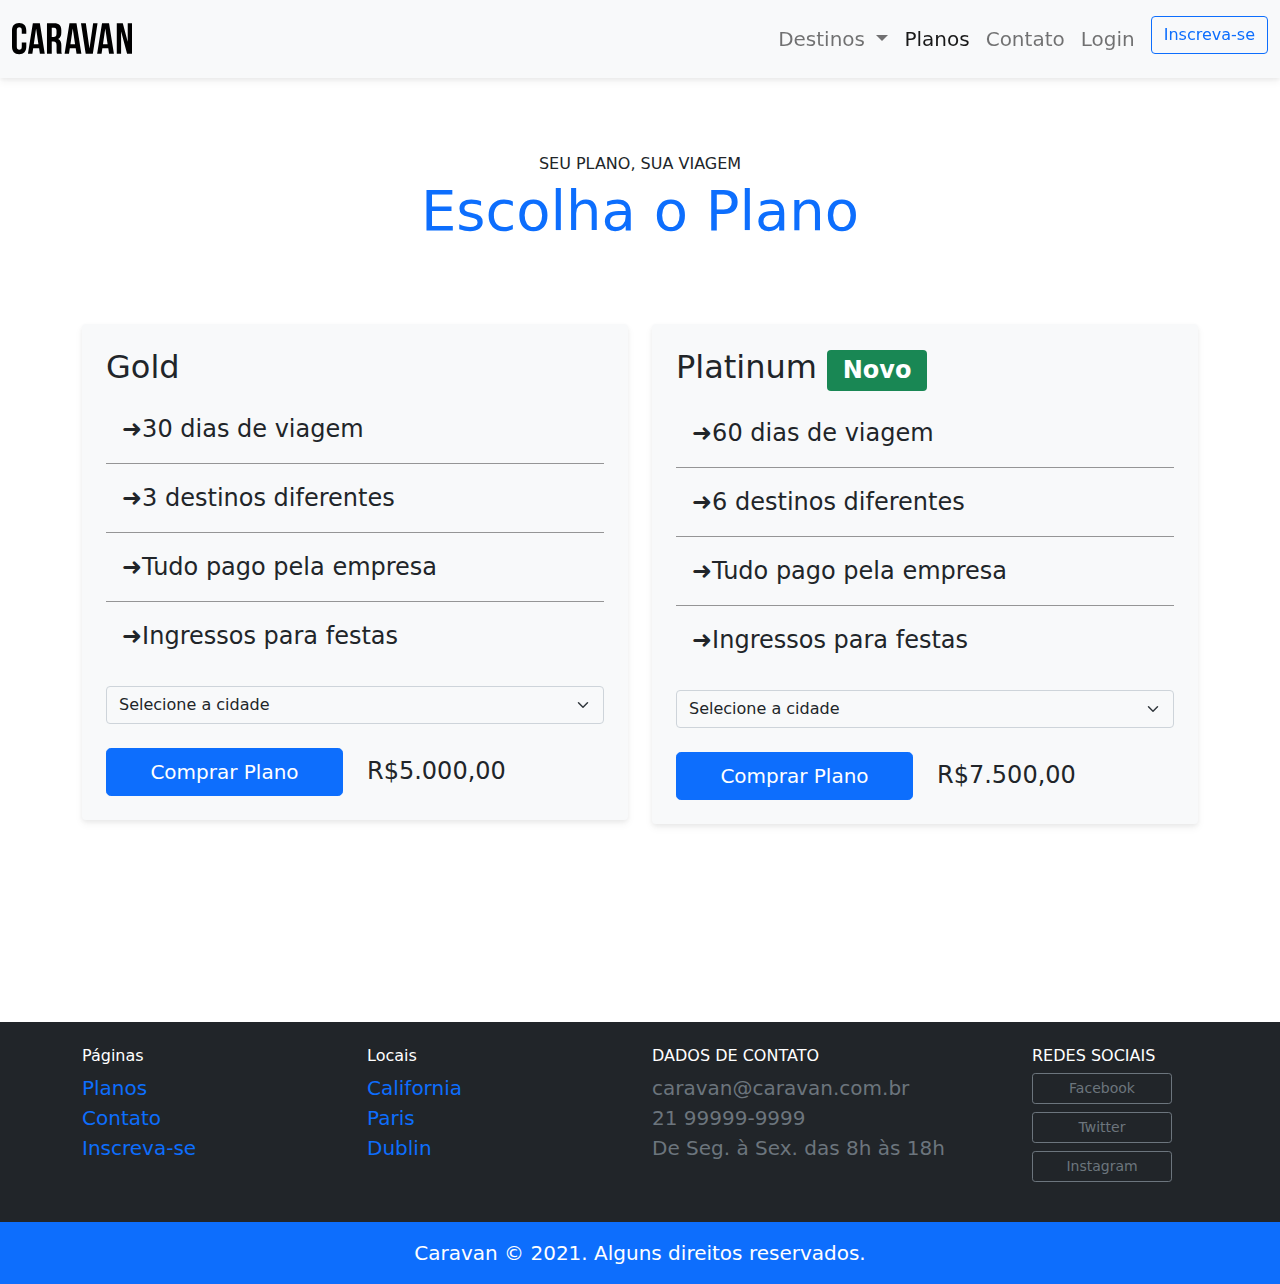
<file: planos.html>
<!DOCTYPE html>
<html lang="en">
<head>
  <meta charset="UTF-8">
  <meta http-equiv="X-UA-Compatible" content="IE=edge">
  <meta name="viewport" content="width=device-width, initial-scale=1.0">
  <title>Caravan - Local</title>
  <link rel="stylesheet" href="css/bootstrap.css">
  <!-- <link href="https://cdn.jsdelivr.net/npm/bootstrap@5.1.0/dist/css/bootstrap.min.css" rel="stylesheet" integrity="sha384-KyZXEAg3QhqLMpG8r+8fhAXLRk2vvoC2f3B09zVXn8CA5QIVfZOJ3BCsw2P0p/We" crossorigin="anonymous"> -->
  <link rel="stylesheet" href="css/styles.css">
</head>
<body>

  <!-- Modal -->
  <div class="modal fade" id="modalLogin" tabindex="-1" aria-labelledby="modalLoginLabel" aria-hidden="true">
    <div class="modal-dialog">
      <div class="modal-content">
        <div class="modal-header">
          <h5 class="modal-title" id="modalLoginLabel">Entre na sua conta</h5>
          <button type="button" class="btn-close" data-bs-dismiss="modal" aria-label="Close"></button>
        </div>
        <div class="modal-body">
          <form>
            <div class="mb-3">
              <label for="email" class="col-form-label">Email</label>
              <input type="email" class="form-control" id="email">
            </div>
            <div class="mb-3">
              <label for="password" class="col-form-label">Senha</label>
              <input type="password" class="form-control" id="password"></input>
              <div class="form-text">Esqueceu a senha? <a href="#">Clique aqui.</a></div>
            </div>
            <button type="submit" class="btn btn-primary">Entrar na Conta</button>
          </form>
        </div>
      </div>
    </div>
  </div>
  <!-- Fecha Modal -->


  <nav class="navbar navbar-expand-md navbar-light bg-light fixed-top py-3 box-shadow">
    <div class="container-fluid">
      <a class="navbar-brand" href="index.html">
        <img src="img/caravan.svg" alt="Caravan" />
      </a>
  
      <button class="navbar-toggler" type="button" data-bs-toggle="collapse" data-bs-target="#navbarSupportedContent" aria-controls="navbarSupportedContent" aria-expanded="false" aria-label="Toggle navigation">
        <span class="navbar-toggler-icon"></span>
      </button>
  
      <div class="collapse navbar-collapse" id="navbarSupportedContent">
        <ul class="navbar-nav ms-auto">
          <li class="nav-item dropdown">
            <a class="nav-link dropdown-toggle" href="#" id="navbarDropdown" role="button" data-bs-toggle="dropdown" aria-expanded="false">
              Destinos
            </a>
            <ul class="dropdown-menu" aria-labelledby="navbarDropdown">
              <li><a class="dropdown-item" href="local.html">California</a></li>
              <li><a class="dropdown-item" href="local.html">Paris</a></li>
              <li><a class="dropdown-item" href="local.html">Dublin</a></li>
            </ul>
          </li>
          <li class="nav-item">
            <a class="nav-link active" href="planos.html">Planos</a>
          </li>
          <li class="nav-item">
            <a class="nav-link" href="contato.html">Contato</a>
          </li>
          <li class="nav-item">
            <a
              class="nav-link"
              href="#"
              data-bs-toggle="modal" data-bs-target="#modalLogin" data-bs-whatever="@mdo"
            >
              Login
            </a>
          </li>
          <li class="nav-item">
            <a class="btn btn-outline-primary ms-md-2" href="inscricao.html">Inscreva-se</a>
          </li>
        </ul>
      </div>
    </div>
  </nav>


  <div class="container">
    <div class="text-center my-5 py-4">
      <span class="h6">SEU PLANO, SUA VIAGEM</span>
      <h1 class="display-4 text-primary">Escolha o Plano</h1>
    </div>
    <div class="row">
      <div class="col-md mb-5">
        <div class="bg-light rounded p-4 box-shadow">
          <h2>Gold</h2>
          <ul class="lista-plano list-unstyled">
            <li><span data-bs-toggle="tooltip" data-bs-placement="top" title="Isso mesmo, são 30 dias durante a viagem">➜30 dias de viagem</span></li>
            <li>➜3 destinos diferentes</li>
            <li>➜Tudo pago pela empresa</li>
            <li>➜Ingressos para festas</li>
          </ul>
          <form>
            <select class="form-select bg-light" aria-label="Default select example">
              <option selected>Selecione a cidade</option>
              <option value="1">California</option>
              <option value="2">Dublin</option>
              <option value="3">Paris</option>
            </select>
          </form>
          <div class="row mt-4 align-items-center">
            <div class="col">
              <a href="inscricao.html"class="btn btn-primary btn-lg d-block">Comprar Plano</a>
            </div>
            <div class="col">
              <span class="h4">R$5.000,00</span>
            </div>
          </div>
        </div>
      </div>

      <div class="col-md mb-5">
        <div class="bg-light rounded p-4 box-shadow">
          <h2>Platinum <span class="badge bg-success">Novo</span></h2>
          <ul class="lista-plano list-unstyled">
            <li><span data-bs-toggle="tooltip" data-bs-placement="top" title="Isso mesmo, são 60 dias durante a viagem">➜60 dias de viagem</span></li>
            <li>➜6 destinos diferentes</li>
            <li>➜Tudo pago pela empresa</li>
            <li>➜Ingressos para festas</li>
          </ul>
          <form>
            <select class="form-select bg-light" aria-label="Default select example">
              <option selected>Selecione a cidade</option>
              <option value="1">California</option>
              <option value="2">Dublin</option>
              <option value="3">Paris</option>
            </select>
          </form>
          <div class="row mt-4 align-items-center">
            <div class="col">
              <a href="inscricao.html"class="btn btn-primary btn-lg d-block">Comprar Plano</a>
            </div>
            <div class="col">
              <span class="h4">R$7.500,00</span>
            </div>
          </div>
        </div>
      </div>
    </div>
  </div>

    
  <!-- Footer  -->
  <footer class="bg-dark text-white footer-page">
    <div class="container py-4">
      <div class="row">
        <div class="col-md-3 col-6">
          <h4 class="h6">Páginas</h4>
          <ul class="list-unstyled">
            <li><a href="planos.html">Planos</a></li>
            <li><a href="contato.html">Contato</a></li>
            <li><a href="inscricao.html">Inscreva-se</a></li>
          </ul>
        </div>

        <div class="col-md-3 col-6">
          <h4 class="h6">Locais</h4>
          <ul class="list-unstyled">
            <li><a href="local.html">California</a></li>
            <li><a href="local.html">Paris</a></li>
            <li><a href="local.html">Dublin</a></li>
          </ul>
        </div>

        <div class="col-md-4">
          <h4 class="h6">DADOS DE CONTATO</h4>
          <ul class="list-unstyled text-secondary">
            <li>caravan@caravan.com.br</li>
            <li>21 99999-9999</li>
            <li>De Seg. à Sex. das 8h às 18h</li>
          </ul>
        </div>

        <div class="col-md-2">
          <h4 class="h6">REDES SOCIAIS</h4>
          <ul class="list-unstyled">
            <li><a href="#" class="btn btn-sm btn-outline-secondary d-block mb-2" style="max-width: 140px">Facebook</a></li>
            <li><a href="#" class="btn btn-sm btn-outline-secondary d-block mb-2" style="max-width: 140px">Twitter</a></li>
            <li><a href="#" class="btn btn-sm btn-outline-secondary d-block mb-2" style="max-width: 140px">Instagram</a></li>
          </ul>
        </div>
      </div>
    </div>
    <div class="bg-primary text-center py-3">
      <p class="mb-0">Caravan © 2021. Alguns direitos reservados.</p>
    </div>
  </footer>

  <script src="js/jquery-3.5.1.slim.min.js"></script>
  <script src="js/popper.min.js"></script>
  <script src="js/bootstrap.js"></script>
  <script src="js/index.js"></script>
</body>
</html>
</file>
<file: css/styles.css>
body {
  padding-top: 75px;
  margin: 0;
  padding-bottom: 0;
  min-height: 100vh;
  font-size: 1.25rem;
}

.box-shadow {
  box-shadow: 0 2px 4px 0 rgba(0,0,0,.05),
              0 4px 8px 0 rgba(0,0,0,.05);
}

.icone {
  height: 100px;
}

#home-quote {
  background: url('../img/bg-quote.jpg') center center;
  background-size: cover;
}

.lista-plano li + li {
  border-top: 1px solid rgba(0,0,0,.4);
}

.lista-plano li {
  padding: 1rem;
  font-size: 1.5rem;
}

.footer-page {
  margin-top: 150px !important;
}

a {
text-decoration: none;
}

@media (max-width: 767px) {
  #home-quote .display-4{
    font-size: 2.5em;
  }

  body {
    padding-top: 0px;
  }
  
  .fixed-top {
    position: relative;
  }
}
</file>
